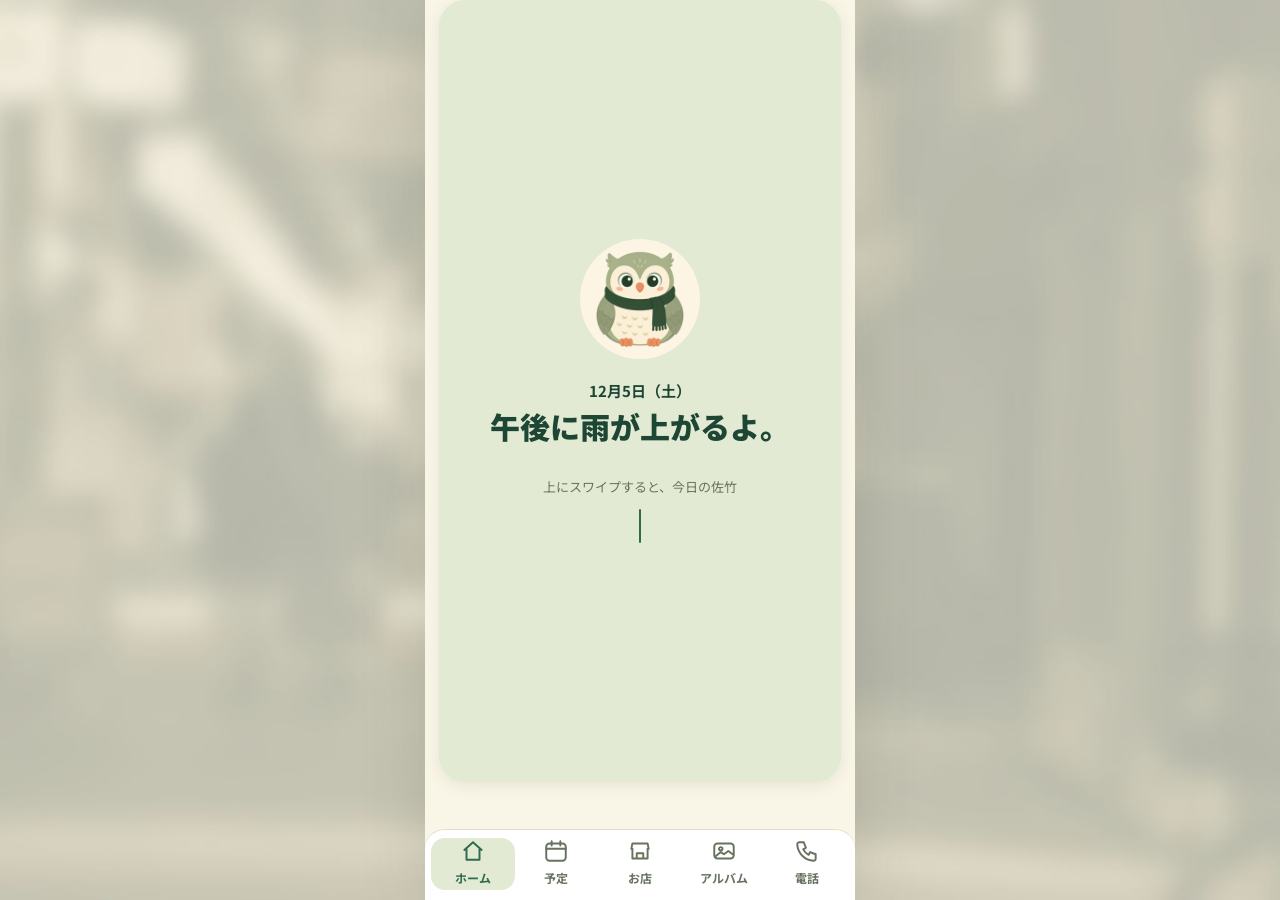
<file: cards/index.html>
<!DOCTYPE html>
<html lang="ja">
<head>
<meta charset="UTF-8">
<meta name="viewport" content="width=device-width, initial-scale=1.0">
<meta name="robots" content="noindex, nofollow">
<title>さたけの回覧板｜カード版</title>
<link rel="preconnect" href="https://fonts.googleapis.com">
<link rel="preconnect" href="https://fonts.gstatic.com" crossorigin>
<link href="https://fonts.googleapis.com/css2?family=Noto+Sans+JP:wght@400;500;700;900&display=swap" rel="stylesheet">
<link rel="stylesheet" href="../css/style.css">
<style>
/* ============ カード版ホーム（C案・1画面1情報） ============ */
body { overflow: hidden; }
.feed-wrap {
  max-width: 430px; margin: 0 auto; height: 100svh;
  background: var(--cream); box-shadow: 0 0 60px rgba(70,80,60,.18);
  position: relative;
}
.feed {
  height: calc(100svh - 84px);
  overflow-y: auto; scroll-snap-type: y mandatory;
  padding: 10px 14px 0; scrollbar-width: none;
}
.feed::-webkit-scrollbar { display: none; }
.fcard {
  height: calc(100svh - 84px - 34px);
  scroll-snap-align: start; scroll-snap-stop: always;
  margin-bottom: 14px; border-radius: 26px; overflow: hidden;
  background: var(--panel); border: 1px solid var(--edge);
  box-shadow: 0 4px 16px rgba(70,80,60,.1);
  display: flex; flex-direction: column; position: relative;
}
.fcard .fc-photo { flex: 1 1 52%; min-height: 0; position: relative; }
.fcard .fc-photo img { width: 100%; height: 100%; object-fit: cover; }
.fcard .fc-photo.contain img { object-fit: contain; background: #fff; }
.fcard .fc-body { flex: 0 0 auto; padding: 18px 22px 20px; display: flex; flex-direction: column; gap: 8px; }
.fc-tag { align-self: flex-start; font-size: 12.5px; font-weight: 700; letter-spacing: .08em; color: #FFFDF4; border-radius: 999px; padding: 3px 13px; }
.fc-tag.t-ad { background: var(--amber-text); }
.fc-tag.t-sns { background: var(--green); }
.fc-tag.t-kairan { background: var(--green-ink); }
.fc-tag.t-dl { background: var(--shu, #C8452C); background: #B93E27; }
.fcard h2 { font-weight: 900; font-size: clamp(21px, 5.8vw, 25px); line-height: 1.5; color: var(--green-ink); }
.fcard p { font-size: 15px; color: var(--sub); line-height: 1.8; }
.fc-meta { font-size: 13px; color: var(--sub); font-weight: 700; }
.fc-meta b { color: var(--green); }
.fc-act { display: flex; gap: 10px; margin-top: 8px; flex-wrap: wrap; }
.fc-act .btn { min-height: 50px; }
/* 表紙 */
.fcard.cover { background: var(--sage); border: none; align-items: center; justify-content: center; text-align: center; padding: 30px; }
.fcard.cover img { width: 120px; height: 120px; border-radius: 50%; margin-bottom: 18px; }
.fcard.cover .c-date { font-weight: 700; color: var(--green-ink); }
.fcard.cover h1 { font-weight: 900; font-size: 30px; color: var(--green-ink); line-height: 1.5; }
.fcard.cover .c-cue { margin-top: 26px; font-size: 13px; color: var(--sub); }
.fcard.cover .c-cue i { display: block; width: 2px; height: 34px; background: var(--green); margin: 10px auto 0; border-radius: 2px; animation: cue2 1.6s ease-in-out infinite; }
@keyframes cue2 { 0%,100% { transform: scaleY(.25); transform-origin: top; } 50% { transform: scaleY(1); } }
/* 締切カード */
.fcard.dl-card { background: var(--green); border: none; color: #FFFDF4; justify-content: center; padding: 30px; }
.fcard.dl-card .fc-tag { background: rgba(255,253,244,.2); }
.fcard.dl-card .big { font-weight: 900; font-size: 96px; line-height: 1.1; color: #FFD9CF; }
.fcard.dl-card .big small { font-size: 24px; margin-left: 4px; }
.fcard.dl-card h2 { color: #FFFDF4; }
.fcard.dl-card p { color: #CFE0D6; }
.fcard.dl-card .btn { background: #FFFDF4; color: var(--green-ink); }
/* 終端カード */
.fcard.end { background: var(--sage); border: none; justify-content: center; text-align: center; padding: 30px; }
.fcard.end h2 { font-size: 26px; }
.fcard.end .btn { align-self: center; }
/* 判子 */
.stamp-btn { background: var(--panel); }
@media (prefers-reduced-motion: reduce) { .fcard.cover .c-cue i { animation: none; } }
</style>
</head>
<body>
<div class="bg-illust" aria-hidden="true"></div>
<div class="feed-wrap">
<div class="feed" id="feed">

  <!-- 1. 表紙 -->
  <section class="fcard cover">
    <img src="../assets/img/owl.png" alt="ふくろうのマーク">
    <p class="c-date" id="helloDate">9月4日（金）</p>
    <h1 id="helloGreet">午後に雨が上がるよ。</h1>
    <p class="c-cue">上にスワイプすると、今日の佐竹<i></i></p>
  </section>

  <!-- 2. 告知（チラシ全面） -->
  <section class="fcard">
    <div class="fc-photo contain"><img src="../assets/img/ad_flea.jpg" alt="フリーマーケット＆ハロウィンストリート 出店者大募集"></div>
    <div class="fc-body">
      <span class="fc-tag t-ad">告知・無料</span>
      <h2>フリマ＆ハロウィン、出店者大募集</h2>
      <div class="fc-act"><a class="btn sub" href="../shinsei.html">出店を申し込む</a><a class="btn line" href="../shinsei.html">告知をのせる</a></div>
    </div>
  </section>

  <!-- 3. SNS -->
  <section class="fcard">
    <div class="fc-photo"><img src="../assets/img/sns_croquette.jpg" alt="揚げたてのコロッケ"></div>
    <div class="fc-body">
      <span class="fc-tag t-sns">お店の投稿</span>
      <p class="fc-meta"><b>30-1</b>・3時間前</p>
      <h2>秋のさつまいもコロッケ、今日からです。夕方は売り切れごめん🍠</h2>
    </div>
  </section>

  <!-- 4. 締切 -->
  <section class="fcard dl-card" data-due="2026-09-19">
    <span class="fc-tag">締切・助成金</span>
    <div class="big"><span>--</span><small>日</small></div>
    <h2>東京都 商店街チャレンジ戦略支援（二次募集）</h2>
    <p>9月19日（土）まで。イベント経費の最大2/3を補助。</p>
    <div class="fc-act"><a class="btn" href="../shinsei.html">相談する</a></div>
  </section>

  <!-- 5. 回覧 -->
  <section class="fcard">
    <div class="fc-photo contain"><img src="../assets/img/ad_banner_contest.jpg" alt="横断幕コンテストのポスター"></div>
    <div class="fc-body" data-kid="k1" data-base="41">
      <span class="fc-tag t-kairan">回覧・組合</span>
      <h2>横断幕コンテスト、応募は9月30日まで</h2>
      <div class="fc-act">
        <button class="stamp-btn" type="button"><span class="s-circle">印</span><span class="s-label">見ました</span></button>
        <span class="k-count fc-meta"></span>
      </div>
    </div>
  </section>

  <!-- 6. SNS -->
  <section class="fcard">
    <div class="fc-photo"><img src="../assets/img/sns_coffee.jpg" alt="アイスラテとコーヒー豆"></div>
    <div class="fc-body">
      <span class="fc-tag t-sns">お店の投稿</span>
      <p class="fc-meta"><b>ベースキャンプコーヒー</b>・昨日</p>
      <h2>新豆エチオピア、焼き上がりました。試飲どうぞ☕</h2>
    </div>
  </section>

  <!-- 7. 回覧（工事） -->
  <section class="fcard">
    <div class="fc-photo"><img src="../assets/img/photo_album2.jpg" alt="アーケードの通り"></div>
    <div class="fc-body" data-kid="k3" data-base="45">
      <span class="fc-tag t-kairan">回覧・工事</span>
      <h2>9月8日（月）、北側入口で水道管の取替工事</h2>
      <p>朝9時〜夕方5時。歩く方は通れます。断水はありません。</p>
      <div class="fc-act">
        <button class="stamp-btn" type="button"><span class="s-circle">印</span><span class="s-label">見ました</span></button>
        <span class="k-count fc-meta"></span>
      </div>
    </div>
  </section>

  <!-- 8. SNS（写真展） -->
  <section class="fcard">
    <div class="fc-photo"><img src="../assets/img/photo_news.jpg" alt="写真展の会場"></div>
    <div class="fc-body">
      <span class="fc-tag t-sns">お店の投稿</span>
      <p class="fc-meta"><b>しろむじ</b>・9月2日</p>
      <h2>昭和40年代の佐竹、正直エモいです。写真展はじまりました📷</h2>
    </div>
  </section>

  <!-- 9. 回覧（祭り） -->
  <section class="fcard">
    <div class="fc-photo"><img src="../assets/img/photo_album1.jpg" alt="よみきかせの会"></div>
    <div class="fc-body" data-kid="k4" data-base="33">
      <span class="fc-tag t-kairan">回覧・組合</span>
      <h2>ふくろう祭り、実行委員会は9月12日（土）19時</h2>
      <p>出店したいお店はこの日までに。昨年のガラポン抽選会は長い列ができました。</p>
      <div class="fc-act">
        <button class="stamp-btn" type="button"><span class="s-circle">印</span><span class="s-label">見ました</span></button>
        <span class="k-count fc-meta"></span>
      </div>
    </div>
  </section>

  <!-- 10. 締切2 -->
  <section class="fcard dl-card" data-due="2026-09-30" style="background:var(--green-ink)">
    <span class="fc-tag">締切・コンテスト</span>
    <div class="big"><span>--</span><small>日</small></div>
    <h2>横断幕コンテスト 作品応募</h2>
    <p>9月30日（水）まで。入賞作はアーケードに1年間。</p>
    <div class="fc-act"><a class="btn" href="../shinsei.html">応募する</a></div>
  </section>

  <!-- 11. アルバム -->
  <section class="fcard">
    <div class="fc-photo"><img src="../assets/img/photo_album3.jpg" alt="昭和11年の佐竹通り"></div>
    <div class="fc-body">
      <span class="fc-tag t-sns">みんなのアルバム</span>
      <h2>昭和11年の佐竹通り。いまと同じ場所です</h2>
      <div class="fc-act"><a class="btn sub" href="../album.html">アルバムを見る・コメントする</a></div>
    </div>
  </section>

  <!-- 12. 終端 -->
  <section class="fcard end">
    <span class="fc-tag t-ad" style="align-self:center">告知・無料</span>
    <h2>商店街に告知しませんか</h2>
    <p>お店のお知らせ・イベント・求人。<br>商店街のお店・町会なら、どなたでも無料です。</p>
    <div class="fc-act" style="justify-content:center"><a class="btn" href="../shinsei.html">告知をのせる</a></div>
    <p style="margin-top:18px;font-size:12px">カード版デモ（C案）｜<a href="../index.html">一覧版ホームへ</a></p>
  </section>

</div>

<nav class="tabbar" aria-label="メニュー" style="max-width:430px">
  <a href="index.html" class="on"><svg viewBox="0 0 24 24" fill="none" stroke="currentColor" stroke-width="1.8" stroke-linecap="round" stroke-linejoin="round"><path d="M4 11 12 4l8 7M6 10v10h12V10"/></svg>ホーム</a>
  <a href="list.html#calendar"><svg viewBox="0 0 24 24" fill="none" stroke="currentColor" stroke-width="1.8" stroke-linecap="round"><rect x="3" y="5" width="18" height="16" rx="3"/><path d="M8 3v4M16 3v4M3 10h18"/></svg>予定</a>
  <a href="list.html#mise"><svg viewBox="0 0 24 24" fill="none" stroke="currentColor" stroke-width="1.8" stroke-linecap="round" stroke-linejoin="round"><path d="M4 10 5 5h14l1 5M5 10v9h14v-9M9 19v-5h6v5"/></svg>お店</a>
  <a href="../album.html"><svg viewBox="0 0 24 24" fill="none" stroke="currentColor" stroke-width="1.8" stroke-linecap="round" stroke-linejoin="round"><rect x="3" y="5" width="18" height="14" rx="3"/><circle cx="9" cy="10" r="1.6"/><path d="m4 17 5-4 3 2 4-3 4 3"/></svg>アルバム</a>
  <a href="list.html#tel"><svg viewBox="0 0 24 24" fill="none" stroke="currentColor" stroke-width="1.8" stroke-linecap="round" stroke-linejoin="round"><path d="M5 4h4l2 5-2.5 1.5a12 12 0 0 0 5 5L15 13l5 2v4a2 2 0 0 1-2 2A16 16 0 0 1 3 6a2 2 0 0 1 2-2"/></svg>電話</a>
</nav>
</div>

<script>
/* カード版ホーム: 日付・締切・判子（一覧版とlocalStorage共有） */
(function () {
  var now = new Date();
  var wd = ['日', '月', '火', '水', '木', '金', '土'];
  document.getElementById('helloDate').textContent =
    (now.getMonth() + 1) + '月' + now.getDate() + '日（' + wd[now.getDay()] + '）';

  var today = new Date(); today.setHours(0, 0, 0, 0);
  document.querySelectorAll('.fcard[data-due]').forEach(function (el) {
    var due = new Date(el.getAttribute('data-due') + 'T00:00:00');
    var days = Math.round((due - today) / 86400000);
    el.querySelector('.big span').textContent = days >= 0 ? 'あと' + days : '済';
  });

  var TOTAL = 53;
  document.querySelectorAll('[data-kid]').forEach(function (card) {
    var kid = card.getAttribute('data-kid');
    var base = parseInt(card.getAttribute('data-base'), 10) || 0;
    var btn = card.querySelector('.stamp-btn');
    var count = card.querySelector('.k-count');
    function draw() {
      var stamped = localStorage.getItem('satake-stamp-' + kid) === '1';
      btn.classList.toggle('stamped', stamped);
      btn.querySelector('.s-label').textContent = stamped ? '見ました' : '見ました を押す';
      count.textContent = TOTAL + '店中 ' + (base + (stamped ? 1 : 0)) + '店が確認';
    }
    btn.addEventListener('click', function () {
      var v = localStorage.getItem('satake-stamp-' + kid) === '1';
      localStorage.setItem('satake-stamp-' + kid, v ? '0' : '1');
      draw();
    });
    draw();
  });
})();
</script>
</body>
</html>
</file>
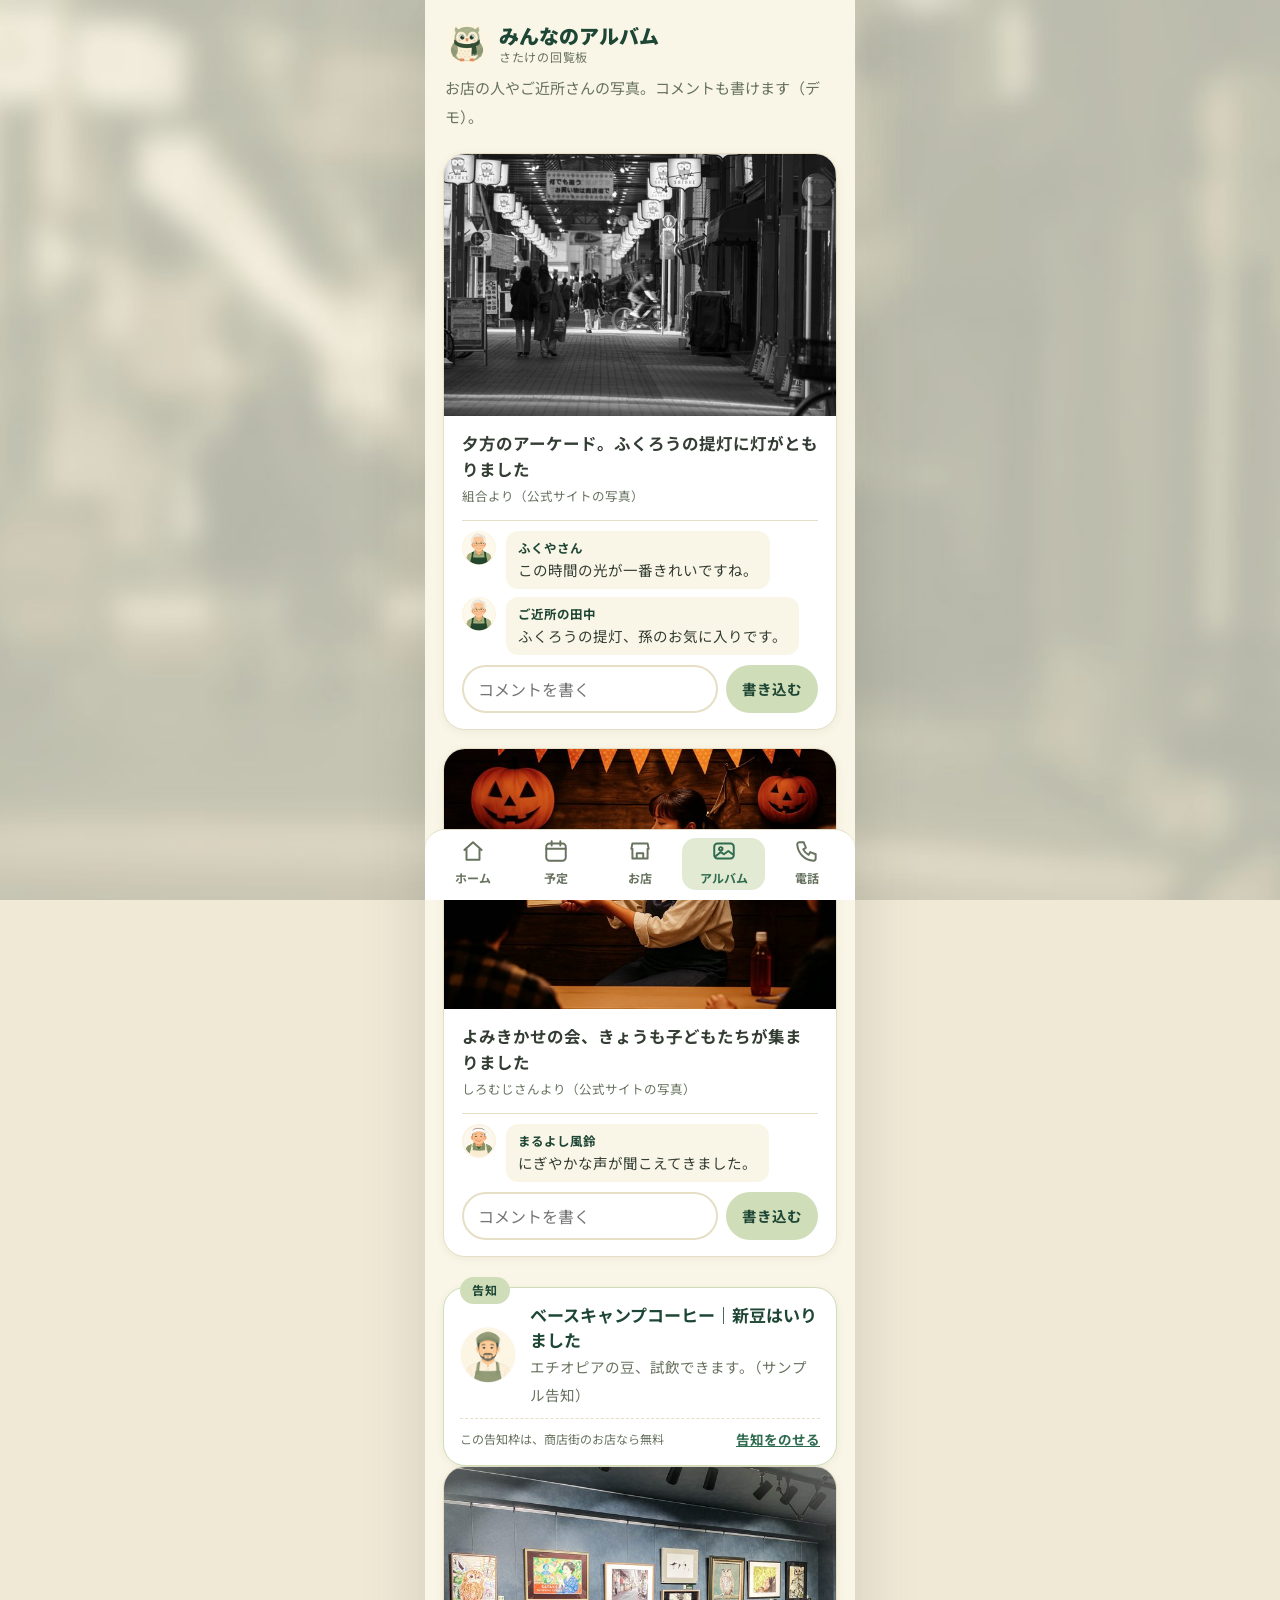
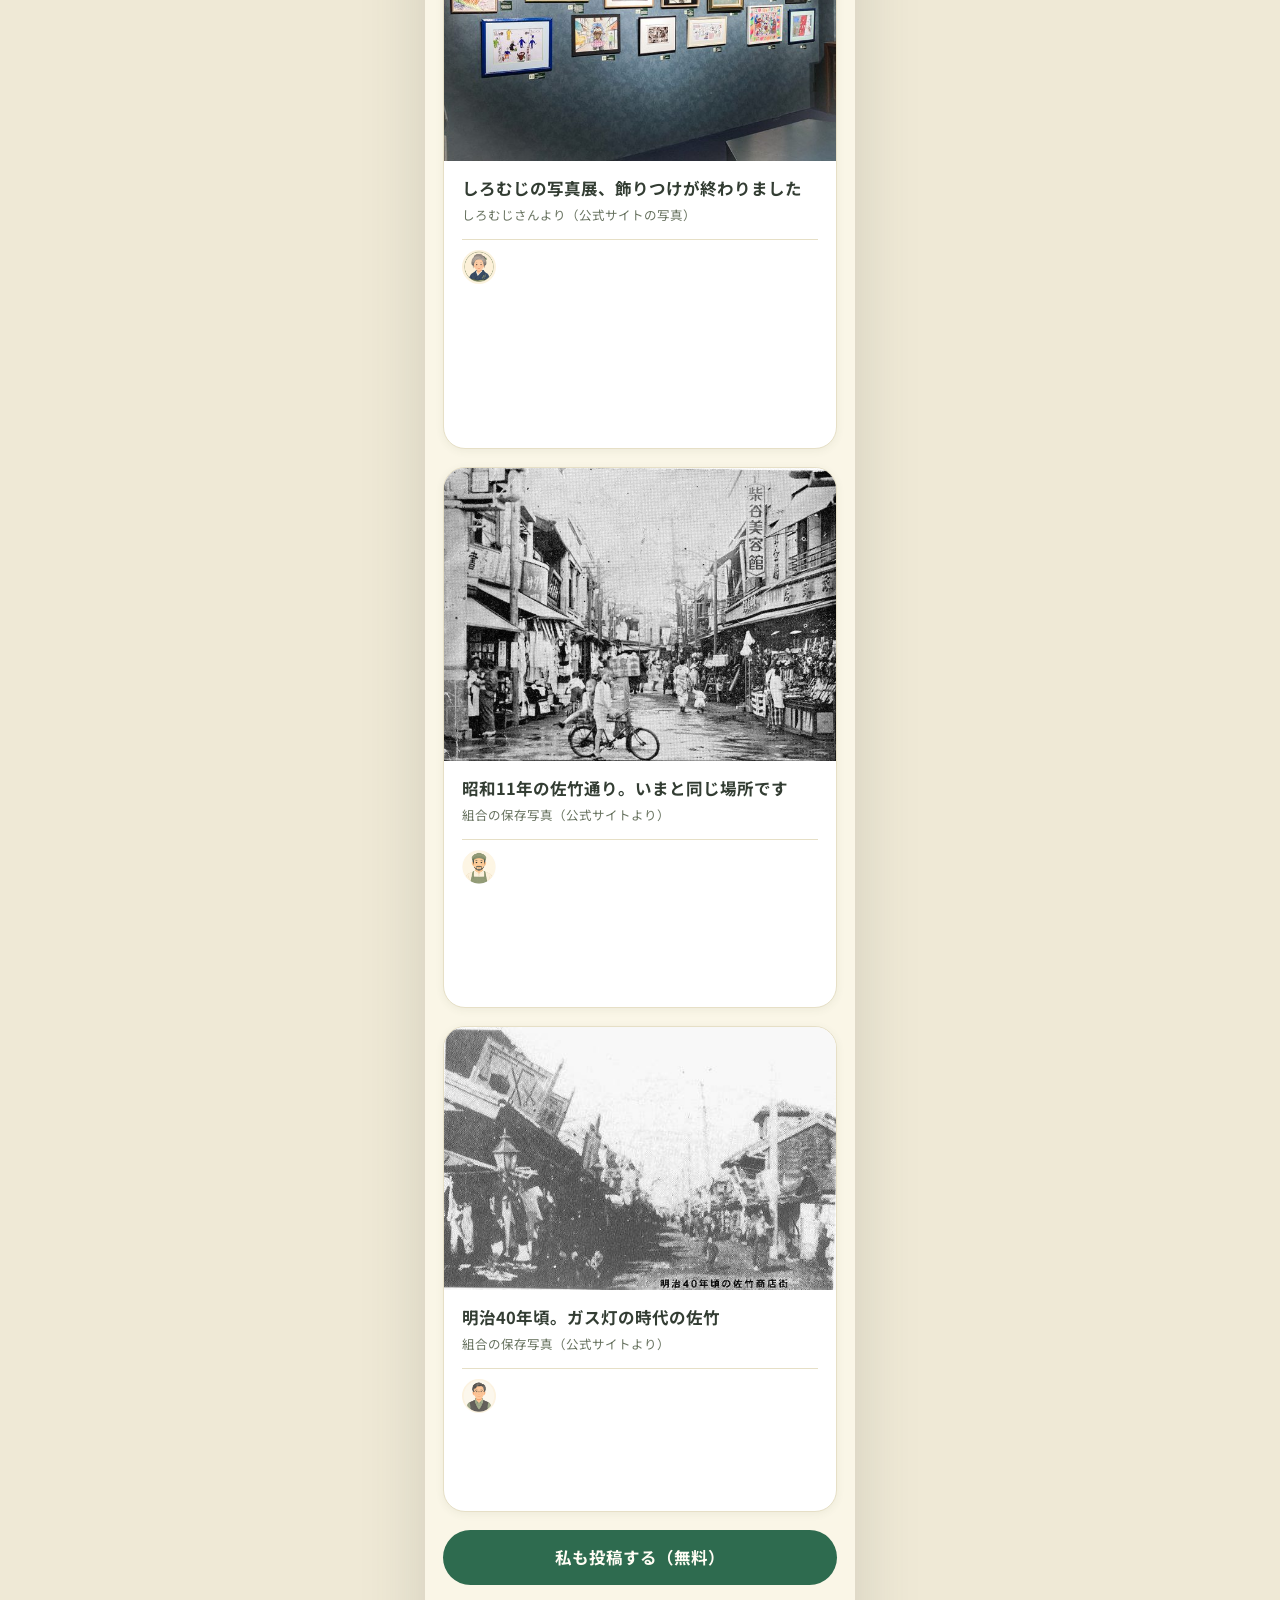
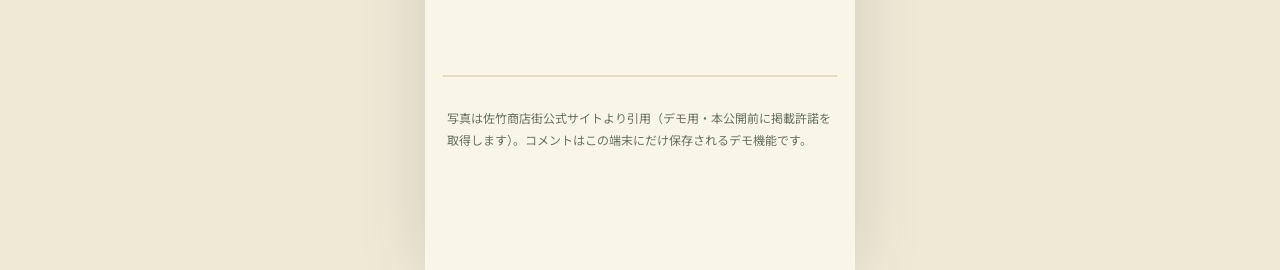
<file: album.html>
<!DOCTYPE html>
<html lang="ja">
<head>
<meta charset="UTF-8">
<meta name="viewport" content="width=device-width, initial-scale=1.0">
<meta name="robots" content="noindex, nofollow">
<title>みんなのアルバム｜さたけの回覧板</title>
<link rel="preconnect" href="https://fonts.googleapis.com">
<link rel="preconnect" href="https://fonts.gstatic.com" crossorigin>
<link href="https://fonts.googleapis.com/css2?family=Noto+Sans+JP:wght@400;500;700;900&display=swap" rel="stylesheet">
<link rel="stylesheet" href="css/style.css">
</head>
<body>
<div class="bg-illust" aria-hidden="true"></div>
<div class="app">

  <header class="head">
    <img src="assets/img/owl.png" alt="">
    <div class="t">みんなのアルバム<small>さたけの回覧板</small></div>
  </header>
  <p class="sec-lead">お店の人やご近所さんの写真。コメントも書けます（デモ）。</p>

  <article class="ph-card" data-pid="p1">
    <img src="assets/img/photo_album2.jpg" alt="夜のアーケード。ふくろうの提灯が並ぶ">
    <div class="ph-body">
      <div class="ph-cap">夕方のアーケード。ふくろうの提灯に灯がともりました</div>
      <div class="ph-src">組合より（公式サイトの写真）</div>
      <div class="ph-com"></div>
    </div>
  </article>

  <article class="ph-card" data-pid="p2">
    <img src="assets/img/photo_album1.jpg" alt="絵本のよみきかせのようす">
    <div class="ph-body">
      <div class="ph-cap">よみきかせの会、きょうも子どもたちが集まりました</div>
      <div class="ph-src">しろむじさんより（公式サイトの写真）</div>
      <div class="ph-com"></div>
    </div>
  </article>

  <div class="ad-card">
    <span class="ad-chip">告知</span>
    <div class="a-body">
      <img class="a-face" src="assets/img/face3.png" alt="">
      <div><h3>ベースキャンプコーヒー｜新豆はいりました</h3>
      <p>エチオピアの豆、試飲できます。（サンプル告知）</p></div>
    </div>
    <div class="ad-note"><span>この告知枠は、商店街のお店なら無料</span><a href="shinsei.html">告知をのせる</a></div>
  </div>

  <article class="ph-card" data-pid="p3">
    <img src="assets/img/photo_album5.jpg" alt="写真展の会場のようす">
    <div class="ph-body">
      <div class="ph-cap">しろむじの写真展、飾りつけが終わりました</div>
      <div class="ph-src">しろむじさんより（公式サイトの写真）</div>
      <div class="ph-com"></div>
    </div>
  </article>

  <article class="ph-card" data-pid="p4">
    <img src="assets/img/photo_album3.jpg" alt="昭和11年の佐竹通り">
    <div class="ph-body">
      <div class="ph-cap">昭和11年の佐竹通り。いまと同じ場所です</div>
      <div class="ph-src">組合の保存写真（公式サイトより）</div>
      <div class="ph-com"></div>
    </div>
  </article>

  <article class="ph-card" data-pid="p5">
    <img src="assets/img/photo_album4.jpg" alt="明治40年頃の佐竹商店街">
    <div class="ph-body">
      <div class="ph-cap">明治40年頃。ガス灯の時代の佐竹</div>
      <div class="ph-src">組合の保存写真（公式サイトより）</div>
      <div class="ph-com"></div>
    </div>
  </article>

  <a class="btn wide" href="shinsei.html">私も投稿する（無料）</a>

  <footer class="foot">
    <small>写真は佐竹商店街公式サイトより引用（デモ用・本公開前に掲載許諾を取得します）。コメントはこの端末にだけ保存されるデモ機能です。</small>
  </footer>
</div>

<nav class="tabbar" aria-label="メニュー">
  <a href="index.html"><svg viewBox="0 0 24 24" fill="none" stroke="currentColor" stroke-width="1.8" stroke-linecap="round" stroke-linejoin="round"><path d="M4 11 12 4l8 7M6 10v10h12V10"/></svg>ホーム</a>
  <a href="index.html#calendar"><svg viewBox="0 0 24 24" fill="none" stroke="currentColor" stroke-width="1.8" stroke-linecap="round"><rect x="3" y="5" width="18" height="16" rx="3"/><path d="M8 3v4M16 3v4M3 10h18"/></svg>予定</a>
  <a href="index.html#mise"><svg viewBox="0 0 24 24" fill="none" stroke="currentColor" stroke-width="1.8" stroke-linecap="round" stroke-linejoin="round"><path d="M4 10 5 5h14l1 5M5 10v9h14v-9M9 19v-5h6v5"/></svg>お店</a>
  <a href="album.html" class="on"><svg viewBox="0 0 24 24" fill="none" stroke="currentColor" stroke-width="1.8" stroke-linecap="round" stroke-linejoin="round"><rect x="3" y="5" width="18" height="14" rx="3"/><circle cx="9" cy="10" r="1.6"/><path d="m4 17 5-4 3 2 4-3 4 3"/></svg>アルバム</a>
  <a href="index.html#tel"><svg viewBox="0 0 24 24" fill="none" stroke="currentColor" stroke-width="1.8" stroke-linecap="round" stroke-linejoin="round"><path d="M5 4h4l2 5-2.5 1.5a12 12 0 0 0 5 5L15 13l5 2v4a2 2 0 0 1-2 2A16 16 0 0 1 3 6a2 2 0 0 1 2-2"/></svg>電話</a>
</nav>

<script>
/* コメント（サンプル＋この端末に保存するデモ） */
(function () {
  var SAMPLE = {
    p1: [['ふくやさん', 'この時間の光が一番きれいですね。'], ['ご近所の田中', 'ふくろうの提灯、孫のお気に入りです。']],
    p2: [['まるよし風鈴', 'にぎやかな声が聞こえてきました。']],
    p3: [['オオミナト', '昭和の佐竹、なつかしい。見に行きます。'], ['こまどり洋品店', '搬入おつかれさまでした。']],
    p4: [['トラヤ文具店', 'うちの店の場所、この頃は何だったんだろう。']],
    p5: [['ご近所の佐藤', 'ガス灯の写真、初めて見ました。']]
  };
  var FACES = [1, 2, 3, 4, 5, 6, 7, 8];
  function faceFor(name) {
    var n = 0; for (var i = 0; i < name.length; i++) n += name.charCodeAt(i);
    return FACES[n % FACES.length];
  }
  document.querySelectorAll('.ph-card').forEach(function (card) {
    var pid = card.getAttribute('data-pid');
    var box = card.querySelector('.ph-com');
    function load() {
      var mine = [];
      try { mine = JSON.parse(localStorage.getItem('satake-com-' + pid) || '[]'); } catch (e) {}
      var all = (SAMPLE[pid] || []).concat(mine);
      box.innerHTML = all.map(function (c) {
        return '<div class="c-item"><img src="assets/img/face' + faceFor(c[0]) + '.png" alt="">' +
          '<div class="c-body"><b>' + c[0] + '</b>' + c[1] + '</div></div>';
      }).join('') +
      '<form class="c-form"><input type="text" placeholder="コメントを書く" aria-label="コメントを書く"><button class="btn sub" type="submit">書き込む</button></form>';
      box.querySelector('.c-form').addEventListener('submit', function (e) {
        e.preventDefault();
        var v = box.querySelector('input').value.trim();
        if (!v) return;
        var mine2 = [];
        try { mine2 = JSON.parse(localStorage.getItem('satake-com-' + pid) || '[]'); } catch (e2) {}
        mine2.push(['わたし', v]);
        localStorage.setItem('satake-com-' + pid, JSON.stringify(mine2));
        load();
      });
    }
    load();
  });
})();
</script>
</body>
</html>
</file>
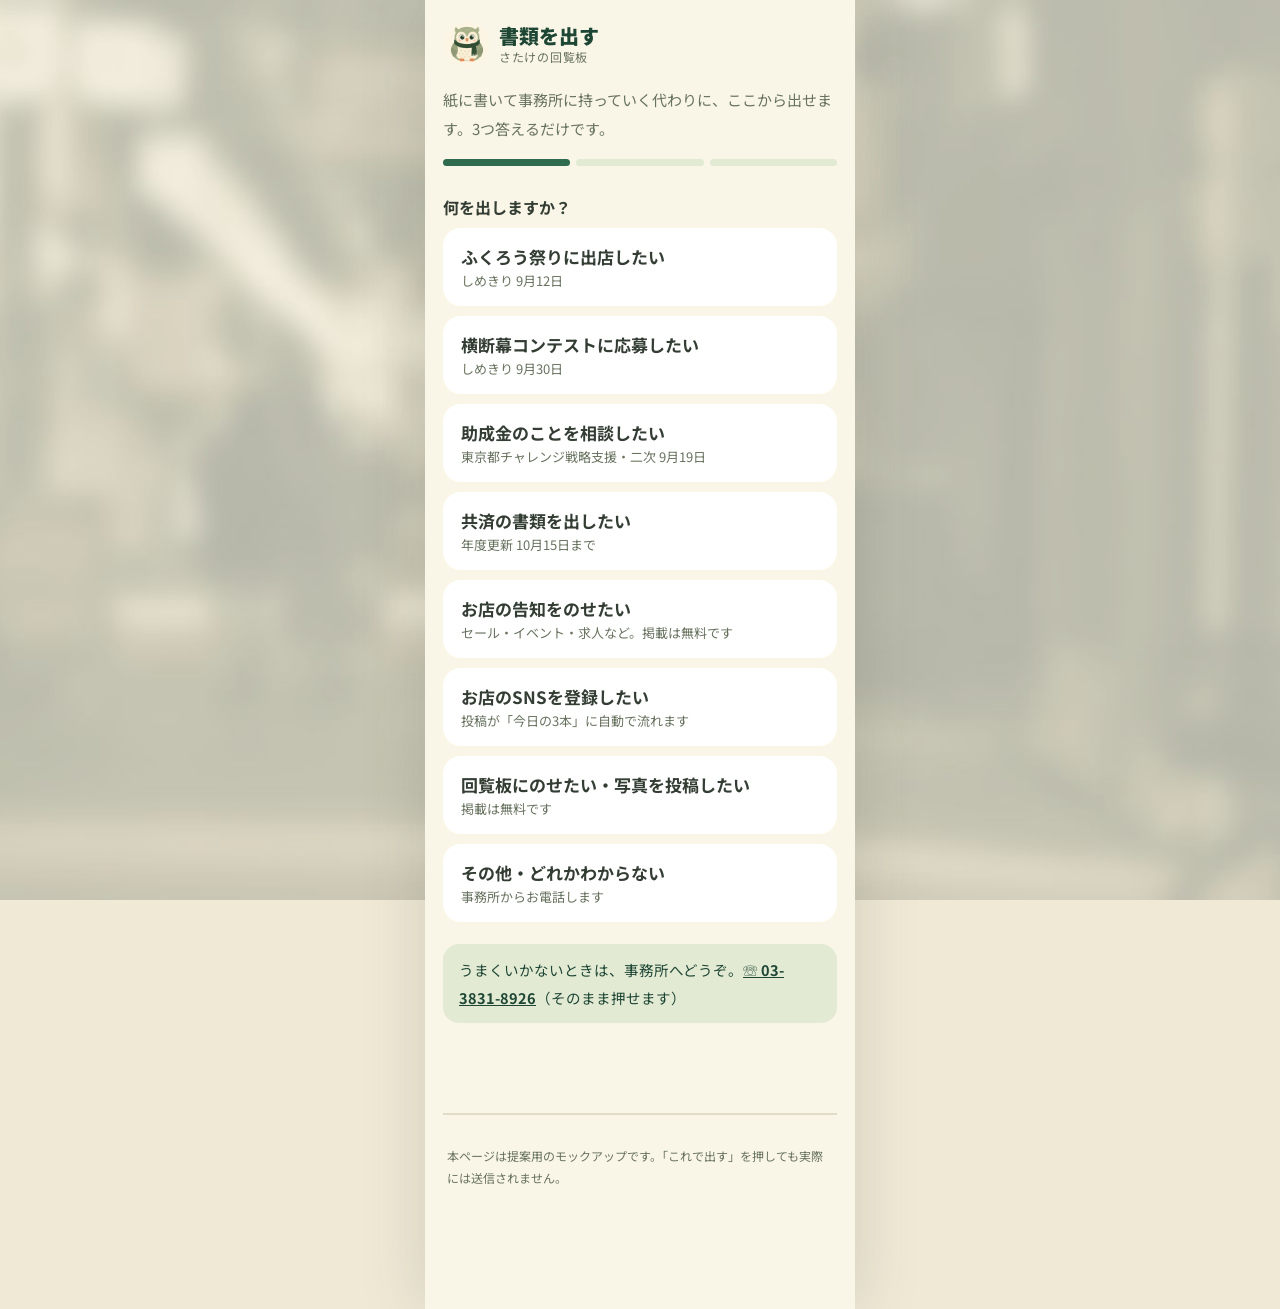
<file: shinsei.html>
<!DOCTYPE html>
<html lang="ja">
<head>
<meta charset="UTF-8">
<meta name="viewport" content="width=device-width, initial-scale=1.0">
<meta name="robots" content="noindex, nofollow">
<title>書類をだす｜さたけの回覧板</title>
<link href="https://fonts.googleapis.com/css2?family=Noto+Sans+JP:wght@400;500;700;900&display=swap" rel="stylesheet">
<link rel="stylesheet" href="css/style.css">
<style>
  .steps { display: flex; gap: 6px; margin: 16px 0 26px; }
  .steps i { flex: 1; height: 7px; border-radius: 4px; background: var(--sage); }
  .steps i.on { background: var(--green); }
  .fw h1 { font-family: var(--disp); font-weight: 700; font-size: 25px; color: var(--green-ink); }
  .fw .lead { color: var(--sub); font-size: 15px; margin-top: 4px; }
  .step { display: none; margin-top: 8px; }
  .step.on { display: block; }
  .pick { display: flex; flex-direction: column; gap: 10px; }
  .pick button {
    font-family: inherit; font-size: 17px; font-weight: 700; text-align: left;
    background: var(--panel); color: var(--ink); border: none; border-radius: 18px;
    padding: 16px 18px; cursor: pointer; min-height: 60px; display: flex; flex-direction: column; align-items: flex-start; gap: 2px;
    transition: transform .15s;
  }
  .pick button:active { transform: scale(.985); }
  .pick button small { display: block; font-weight: 400; font-size: 13px; color: var(--sub); }
  label.fl { display: block; font-weight: 700; margin: 18px 0 6px; font-size: 16px; }
  .fi { width: 100%; font-family: inherit; font-size: 17px; padding: 14px 16px; border: 2px solid var(--line); border-radius: 16px; background: var(--panel); }
  .fi:focus { border-color: var(--green); outline: none; }
  textarea.fi { min-height: 110px; }
  .form-nav { display: flex; gap: 10px; margin-top: 26px; }
  .help-box { margin-top: 22px; background: var(--sage); border-radius: 16px; padding: 12px 16px; font-size: 14.5px; color: var(--green-ink); }
  .help-box a { font-weight: 700; }
  .done { text-align: center; padding-top: 16px; }
  .done img { width: 96px; height: 96px; border-radius: 50%; margin: 0 auto 14px; }
  .done h2 { font-family: var(--disp); font-weight: 700; font-size: 23px; color: var(--green-ink); }
  .done p { color: var(--sub); margin-top: 10px; font-size: 15.5px; }
</style>
</head>
<body>
<div class="bg-illust" aria-hidden="true"></div>
<div class="app fw">
  <header class="head">
    <img src="assets/img/owl.png" alt="">
    <div class="t">書類を出す<small>さたけの回覧板</small></div>
  </header>
  <p class="lead">紙に書いて事務所に持っていく代わりに、ここから出せます。3つ答えるだけです。</p>
  <div class="steps"><i class="on" id="s1"></i><i id="s2"></i><i id="s3"></i></div>

  <div class="step on" id="step1">
    <label class="fl">何を出しますか？</label>
    <div class="pick">
      <button onclick="pick('ふくろう祭り 出店申込')">ふくろう祭りに出店したい<small>しめきり 9月12日</small></button>
      <button onclick="pick('横断幕コンテスト 応募')">横断幕コンテストに応募したい<small>しめきり 9月30日</small></button>
      <button onclick="pick('助成金の申請そうだん')">助成金のことを相談したい<small>東京都チャレンジ戦略支援・二次 9月19日</small></button>
      <button onclick="pick('商店街共済の書類')">共済の書類を出したい<small>年度更新 10月15日まで</small></button>
      <button onclick="pick('お店の告知')">お店の告知をのせたい<small>セール・イベント・求人など。掲載は無料です</small></button>
      <button onclick="pick('SNS登録')">お店のSNSを登録したい<small>投稿が「今日の3本」に自動で流れます</small></button>
      <button onclick="pick('回覧板・アルバムへの掲載')">回覧板にのせたい・写真を投稿したい<small>掲載は無料です</small></button>
      <button onclick="pick('その他')">その他・どれかわからない<small>事務所からお電話します</small></button>
    </div>
    <div class="help-box">うまくいかないときは、事務所へどうぞ。<a href="tel:0338318926">☏ 03-3831-8926</a>（そのまま押せます）</div>
  </div>

  <div class="step" id="step2">
    <p style="font-family:var(--disp);font-weight:700;color:var(--green-ink);font-size:18px" id="picked"></p>
    <label class="fl" for="fName">お店・お名前</label>
    <input class="fi" id="fName" type="text" placeholder="例：ふくや 田中">
    <label class="fl" for="fTel">電話番号</label>
    <input class="fi" id="fTel" type="tel" placeholder="例：03-1234-5678">
    <label class="fl" for="fBody">内容（かんたんで大丈夫です）</label>
    <textarea class="fi" id="fBody" placeholder="例：からあげの屋台を出したい。テント1つ希望。"></textarea>
    <div class="form-nav">
      <button class="btn sub" onclick="go(1)">← 戻る</button>
      <button class="btn" style="flex:1" onclick="go(3)">これで出す</button>
    </div>
    <div class="help-box">うまくいかないときは、事務所へどうぞ。<a href="tel:0338318926">☏ 03-3831-8926</a></div>
  </div>

  <div class="step" id="step3">
    <div class="done">
      <img src="assets/img/owl.png" alt="">
      <h2>受け付けました</h2>
      <p>組合事務所で確認して、2〜3日のうちにお電話します。<br>控えは要りません。このままお店に戻って大丈夫です。</p>
      <p style="margin-top:20px"><a class="btn" href="index.html">回覧板に戻る</a></p>
    </div>
  </div>

  <footer class="foot"><small>本ページは提案用のモックアップです。「これで出す」を押しても実際には送信されません。</small></footer>
</div>
<script>
  function show(n) {
    for (var i = 1; i <= 3; i++) {
      document.getElementById('step' + i).classList.toggle('on', i === n);
      document.getElementById('s' + i).classList.toggle('on', i <= n);
    }
    window.scrollTo(0, 0);
  }
  function pick(what) { document.getElementById('picked').textContent = '「' + what + '」ですね。'; show(2); }
  function go(n) { show(n); }
</script>
</body>
</html>
</file>
<file: css/style.css>
/* ================================================================
   さたけの回覧板 v2 — 佐竹商店街ポータル モックアップ
   スマホネイティブ1カラム（PCも同じ幅・背景はイラスト）
   参照: ケアアプリUI（クリーム×セージ×深緑・角丸・フラットイラスト）
   ================================================================ */
:root {
  --cream: #FAF6E7;      /* 画面の地 */
  --panel: #FFFFFF;      /* 明るいカード（白・境界を立てる） */
  --edge: #E6DFC6;       /* カードの縁 */
  --sage: #E3EAD3;       /* 淡い緑パネル */
  --sage-deep: #CFDDB9;
  --green: #2E6B4F;      /* 主色 */
  --green-ink: #1E4635;
  --ink: #333D33;        /* 本文 */
  --sub: #67725F;        /* 補助文字 */
  --line: #E2DCC6;
  --amber: #C97A4A;      /* 〆切の暖アクセント（1点・面用） */
  --amber-text: #A85A2E; /* 文字用アンバー（4.5:1確保） */
  --ai: #4A6FA5;         /* 区・自治体 */
  --r: 22px;
  --disp: "Noto Sans JP", sans-serif;
}
* { margin: 0; padding: 0; box-sizing: border-box; }
html { scroll-behavior: smooth; }
body {
  font-family: "Noto Sans JP", "Hiragino Sans", sans-serif;
  font-size: 17.5px; line-height: 1.9; color: var(--ink);
  background: #EFE9D6;
  -webkit-font-smoothing: antialiased;
}
/* PC: 街の淡いイラストを背景に敷く */
.bg-illust {
  position: fixed; inset: 0; z-index: -1;
  background: url("../assets/img/photo_bg.jpg") center / cover no-repeat #EFE9D6;
}
.bg-illust::after { content: ""; position: absolute; inset: 0; background: rgba(250,246,231,.25); }

img { max-width: 100%; display: block; }
a { color: inherit; }
:focus-visible { outline: 3px solid var(--green); outline-offset: 3px; border-radius: 6px; }

/* ---------------- アプリの器（1カラム） ---------------- */
.app {
  max-width: 430px; margin: 0 auto; min-height: 100svh;
  background: var(--cream);
  box-shadow: 0 0 60px rgba(70, 80, 60, .18);
  padding: 18px 18px 110px;
  position: relative;
}
@media (max-width: 430px) { .app { box-shadow: none; } }

/* ---------------- ローディング（1日1回・1秒） ---------------- */
#loader {
  position: fixed; inset: 0; z-index: 100; background: var(--cream);
  display: flex; flex-direction: column; align-items: center; justify-content: center;
  gap: 18px; padding: 24px; text-align: center;
  transition: opacity .5s ease, visibility .5s;
}
#loader.done { opacity: 0; visibility: hidden; }
#loader img { width: 110px; height: 110px; border-radius: 50%; }
#loader .l-slogan { font-family: var(--disp); font-weight: 700; font-size: 24px; line-height: 1.6; color: var(--green-ink); }
#loader .l-sub { font-size: 15px; color: var(--sub); max-width: 300px; }

/* ---------------- ヘッダー ---------------- */
.head { display: flex; align-items: center; gap: 10px; padding: 4px 2px 16px; }
.head img { width: 44px; height: 44px; border-radius: 50%; }
.head .t { font-family: var(--disp); font-weight: 900; font-size: 20px; color: var(--green-ink); line-height: 1.3; }
.head .t small { display: block; font-size: 12px; color: var(--sub); font-weight: 400; letter-spacing: .06em; }

/* ---------------- あいさつカード ---------------- */
.hello {
  background: var(--sage); border-radius: var(--r); padding: 22px 24px; margin-bottom: 18px;
}
.hello .h-day { font-size: 14.5px; color: var(--green-ink); font-weight: 700; letter-spacing: .04em; }
.hello h1 { font-family: var(--disp); font-weight: 900; font-size: 26px; color: var(--green-ink); line-height: 1.5; margin: 2px 0 8px; }
.hello .h-kotoba { font-size: 16px; color: var(--ink); background: var(--panel); border: 1px solid var(--edge); border-radius: 14px; padding: 10px 14px; }
.hello .h-kotoba b { color: var(--green); }

/* ヒーローイラスト */
.hero-illust { border-radius: var(--r); overflow: hidden; margin-bottom: 14px; }
.hero-illust img { width: 100%; aspect-ratio: 4/3; object-fit: cover; }

/* ---------------- 共通 ---------------- */
section { margin: 84px 0; }
.sec-head { display: flex; align-items: center; gap: 10px; margin-bottom: 16px; padding: 0 2px; }
.sec-head .ico { width: 34px; height: 34px; flex: none; color: var(--green); }
.sec-head h2 { font-family: var(--disp); font-weight: 900; font-size: 22px; color: var(--green-ink); letter-spacing: .02em; }
.sec-head .more { margin-left: auto; font-size: 14px; color: var(--sub); text-decoration: none; }
.sec-lead { font-size: 15px; color: var(--sub); margin: -8px 2px 22px; }

.card { background: var(--panel); border-radius: var(--r); padding: 18px 20px; border: 1px solid var(--edge); box-shadow: 0 2px 8px rgba(70,80,60,.07); }
.card + .card { margin-top: 12px; }

.btn {
  display: inline-flex; align-items: center; justify-content: center; gap: 8px;
  min-height: 52px; padding: 12px 24px; border-radius: 999px;
  font-family: var(--disp); font-weight: 700; font-size: 16.5px; text-decoration: none;
  cursor: pointer; border: none; background: var(--green); color: #FFFDF4;
  transition: transform .15s, filter .2s;
}
.btn:hover { filter: brightness(1.08); }
.btn:active { transform: translateY(2px); }
.btn.sub { background: var(--sage-deep); color: var(--green-ink); }
.btn.line { background: transparent; border: 2px solid var(--green); color: var(--green); }
.btn.wide { width: 100%; }

.chip { font-size: 13px; font-weight: 700; padding: 3px 12px; border-radius: 999px; color: #FFFDF4; letter-spacing: .04em; }
.chip.c-kumiai { background: var(--green); }
.chip.c-ku { background: var(--ai); }
.chip.c-kouji { background: #8A6220; }
.chip.c-mise { background: var(--amber-text); }

/* ---------------- AIニュース ---------------- */
.news .n-item {
  display: grid; grid-template-columns: 86px 1fr; gap: 14px; align-items: center;
  background: var(--panel); border-radius: 18px; padding: 12px; text-decoration: none;
  border: 1px solid var(--edge); box-shadow: 0 2px 8px rgba(70,80,60,.07);
}

.news .n-item + .n-item { margin-top: 10px; }
.news .n-item img { width: 86px; height: 86px; object-fit: cover; border-radius: 14px; }
.news .n-meta { font-size: 12.5px; color: var(--sub); display: flex; gap: 8px; align-items: center; margin-bottom: 2px; }
.news .n-meta .tag { color: var(--green); font-weight: 700; }
.news h3 { font-size: 16.5px; line-height: 1.55; font-weight: 700; }

/* ---------------- しめきり ---------------- */
.deadline-scroll { display: flex; gap: 12px; overflow-x: auto; padding: 2px 2px 8px; scroll-snap-type: x mandatory; }
.deadline-scroll::-webkit-scrollbar { display: none; }
.dl {
  flex: 0 0 236px; scroll-snap-align: start;
  background: var(--green); color: #FFFDF4; border-radius: var(--r); padding: 18px 20px;
  display: flex; flex-direction: column; gap: 6px;
}
.dl.alt { background: var(--green-ink); }
.dl.ad { background: var(--panel); color: var(--ink); border: 1.5px solid var(--sage-deep); }
.dl.ad .d-tag { border-color: var(--sage-deep); color: var(--green-ink); }
.dl.ad .d-num { color: var(--green-ink); font-size: 40px; padding: 6px 0; }
.dl.ad .d-num span { font-family: var(--disp); font-weight: 900; }
.dl.ad h3 { color: var(--green-ink); }
.dl.ad .d-date { color: var(--sub); }
.dl.ad .btn { background: var(--sage-deep); color: var(--green-ink); }
.dl .d-num { font-family: var(--disp); font-weight: 900; font-size: 54px; line-height: 1.1; }
.dl .d-num small { font-size: 16px; font-weight: 700; margin-left: 2px; }
.dl .d-tag { align-self: flex-start; font-size: 12px; border: 1.5px solid rgba(255,253,244,.7); border-radius: 999px; padding: 1px 10px; }
.dl h3 { font-size: 16px; line-height: 1.55; font-weight: 700; flex: 1; }
.dl .d-date { font-size: 13.5px; opacity: .95; }
.dl .btn { background: #FFFDF4; color: var(--green-ink); min-height: 46px; margin-top: 8px; font-size: 15px; }

/* ---------------- 回覧板 ---------------- */
.kairan .card h3 { font-family: var(--disp); font-weight: 700; font-size: 18.5px; line-height: 1.6; margin: 6px 0 4px; color: var(--green-ink); }
.kairan .k-meta { display: flex; gap: 10px; align-items: center; }
.kairan time { font-size: 13.5px; font-weight: 700; color: var(--sub); }
.kairan p { font-size: 15.5px; color: var(--ink); }
.kairan .k-act { display: flex; gap: 10px; align-items: center; margin-top: 12px; flex-wrap: wrap; }
.stamp-btn {
  display: inline-flex; align-items: center; gap: 8px; cursor: pointer;
  border: 2px solid var(--green); background: transparent; color: var(--green);
  border-radius: 999px; min-height: 48px; padding: 8px 18px;
  font-family: var(--disp); font-weight: 700; font-size: 15.5px;
}
.stamp-btn .s-circle {
  width: 26px; height: 26px; border-radius: 50%; border: 2px solid currentColor;
  display: inline-flex; align-items: center; justify-content: center; font-size: 12px;
}
.stamp-btn.stamped { background: var(--green); color: #FFFDF4; border-color: var(--green); }
.k-count { font-size: 13.5px; color: var(--sub); }
.k-past { text-align: center; margin-top: 14px; }

/* ---------------- おみせ ---------------- */
.mise-search {
  width: 100%; font-size: 17px; font-family: inherit; padding: 14px 18px;
  border: 2px solid var(--line); border-radius: 999px; background: var(--panel); margin-bottom: 12px;
}
.mise-search:focus { border-color: var(--green); outline: none; }
.mise-filter { display: flex; gap: 8px; flex-wrap: wrap; margin-bottom: 6px; }
.f-btn {
  font-family: var(--disp); font-weight: 700; font-size: 15px; min-height: 46px;
  padding: 8px 18px; border-radius: 999px; cursor: pointer;
  border: none; background: var(--sage); color: var(--green-ink);
}
.f-btn[aria-pressed="true"] { background: var(--green); color: #FFFDF4; }
.mise-count { font-size: 13.5px; color: var(--sub); margin: 6px 2px 10px; }
.mise-closed { background: var(--sage); border-radius: 16px; padding: 10px 16px; font-size: 14.5px; color: var(--green-ink); margin-bottom: 12px; }
.mise-list { list-style: none; }
.mise-row {
  width: 100%; display: flex; align-items: center; gap: 14px; text-align: left;
  background: var(--panel); border: 1px solid var(--edge); border-radius: 18px; padding: 12px 14px;
  cursor: pointer; font-family: inherit; transition: transform .15s;
  box-shadow: 0 2px 8px rgba(70,80,60,.07);
}
.mise-row:active { transform: scale(.985); }
.mise-row + .mise-row { margin-top: 8px; }
.mise-row img { width: 56px; height: 56px; border-radius: 50%; flex: none; background: var(--sage); }
.mise-row .m-name { font-weight: 700; font-size: 17px; line-height: 1.5; }
.mise-row .m-cat { font-size: 13px; color: var(--sub); }
.mise-row .m-arrow { margin-left: auto; color: var(--sage-deep); flex: none; }
.mise-more { margin-top: 14px; text-align: center; }

/* 店ポップアップ */
.pop-wrap {
  position: fixed; inset: 0; z-index: 90; display: none;
  align-items: flex-end; justify-content: center; background: rgba(51,61,51,.45);
}
.pop-wrap.on { display: flex; }
.pop {
  width: 100%; max-width: 430px; background: var(--cream);
  border-radius: 26px 26px 0 0; padding: 20px 22px 30px;
  animation: rise .28s ease;
}
@keyframes rise { from { transform: translateY(40px); opacity: 0; } }
.pop .p-head { display: flex; align-items: center; gap: 16px; margin-bottom: 12px; }
.pop .p-head img { width: 76px; height: 76px; border-radius: 50%; background: var(--sage); }
.pop h3 { font-family: var(--disp); font-weight: 700; font-size: 21px; color: var(--green-ink); line-height: 1.4; }
.pop .p-cat { font-size: 14px; color: var(--sub); }
.pop .p-desc { font-size: 15.5px; background: var(--panel); border-radius: 14px; padding: 12px 16px; margin-bottom: 14px; }
.pop .p-actions { display: grid; grid-template-columns: 1fr 1fr; gap: 10px; }
.pop .p-close { margin-top: 12px; width: 100%; }

/* ---------------- アルバム（横スクロール） ---------------- */
.album-scroll { display: flex; gap: 12px; overflow-x: auto; padding: 2px 2px 8px; scroll-snap-type: x mandatory; }
.album-scroll::-webkit-scrollbar { display: none; }
.album-scroll figure { flex: 0 0 240px; scroll-snap-align: start; }
.album-scroll img { width: 240px; height: 180px; object-fit: cover; border-radius: 18px; }
.album-scroll figcaption { font-size: 13.5px; color: var(--sub); margin-top: 6px; padding-left: 4px; }
.album-post { margin-top: 12px; }

/* ---------------- こよみ ---------------- */
.cal { background: var(--panel); border: 1px solid var(--edge); box-shadow: 0 2px 8px rgba(70,80,60,.07); border-radius: var(--r); padding: 16px; }
.cal .cal-title { font-family: var(--disp); font-weight: 700; text-align: center; font-size: 18px; color: var(--green-ink); margin-bottom: 8px; }
.cal table { width: 100%; border-collapse: collapse; table-layout: fixed; }
.cal th { font-size: 13px; color: var(--sub); padding: 6px 0; font-weight: 700; }
.cal th.sun { color: var(--amber-text); }
.cal td { text-align: center; padding: 7px 0; font-size: 15.5px; font-weight: 700; position: relative; }
.cal td.sun { color: var(--amber-text); }
.cal td .dot { position: absolute; left: 50%; transform: translateX(-50%); bottom: 0; width: 7px; height: 7px; border-radius: 50%; background: var(--green); }
.cal td .dot.hot { background: var(--amber); }
.cal td.today span {
  display: inline-flex; width: 34px; height: 34px; border-radius: 50%;
  background: var(--green); color: #FFFDF4; align-items: center; justify-content: center;
}
.cal-legend { list-style: none; margin-top: 14px; }
.cal-legend li { display: flex; gap: 10px; align-items: baseline; font-size: 15.5px; padding: 6px 2px; border-top: 1px solid var(--line); }
.cal-legend .d { font-weight: 700; color: var(--green-ink); flex: none; width: 84px; }
.cal-legend li.hot .d { color: var(--amber-text); }

/* ---------------- この街のこと ---------------- */
.machi .m-facts { display: flex; gap: 10px; margin: 14px 0; }
.machi .fact { flex: 1; background: var(--sage); border-radius: 18px; text-align: center; padding: 14px 6px; }
.machi .fact b { font-family: var(--disp); font-weight: 700; font-size: 24px; color: var(--green-ink); display: block; line-height: 1.4; }
.machi .fact span { font-size: 13px; color: var(--green-ink); line-height: 1.5; display: block; }
.machi p { font-size: 15.5px; margin-top: 10px; }
.machi .owl-note { display: flex; gap: 14px; align-items: center; background: var(--panel); border: 1px solid var(--edge); border-radius: var(--r); padding: 14px 16px; margin-top: 14px; }
.machi .owl-note img { width: 64px; height: 64px; border-radius: 50%; flex: none; }
.machi .owl-note p { font-size: 14.5px; margin: 0; }

/* ---------------- れんらく網 ---------------- */
.tel-list { list-style: none; }
.tel-row {
  display: flex; align-items: center; gap: 12px;
  background: var(--panel); border: 1px solid var(--edge); border-radius: 18px; padding: 14px 16px;
  box-shadow: 0 2px 8px rgba(70,80,60,.07);
}
.tel-row + .tel-row { margin-top: 8px; }
.tel-row .t-name { font-weight: 700; font-size: 16px; line-height: 1.5; }
.tel-row .t-note { font-size: 13px; color: var(--sub); }
.tel-row a {
  margin-left: auto; flex: none; display: inline-flex; align-items: center; gap: 6px;
  background: var(--green); color: #FFFDF4; text-decoration: none;
  font-family: var(--disp); font-weight: 700; font-size: 15px;
  border-radius: 999px; padding: 10px 18px; min-height: 48px;
}

/* ---------------- フッター ---------------- */
.foot { margin-top: 90px; padding: 30px 4px 10px; border-top: 2px solid var(--line); }
.foot .f-free { background: var(--sage); border-radius: var(--r); padding: 16px 18px; font-size: 15px; color: var(--green-ink); margin-bottom: 14px; }
.foot .f-btns { display: flex; gap: 10px; flex-wrap: wrap; margin-bottom: 18px; }
.foot small { font-size: 12px; color: var(--sub); line-height: 1.8; display: block; }

/* ---------------- 下部タブバー ---------------- */
.tabbar {
  position: fixed; bottom: 0; left: 50%; transform: translateX(-50%); z-index: 50;
  width: 100%; max-width: 430px;
  background: var(--panel); border-top: 1.5px solid var(--line);
  display: flex; padding: 8px 6px calc(10px + env(safe-area-inset-bottom));
  border-radius: 20px 20px 0 0;
}
.tabbar a {
  flex: 1; text-align: center; text-decoration: none; color: var(--sub);
  font-size: 12px; font-weight: 700; display: flex; flex-direction: column; align-items: center; gap: 3px;
  min-height: 52px; justify-content: center; border-radius: 14px;
}
.tabbar a svg { width: 26px; height: 26px; }
.tabbar a.on, .tabbar a:hover { color: var(--green); background: var(--sage); }

/* ---------------- 出現（ひかえめ・1回） ---------------- */
.reveal { opacity: 0; transform: translateY(14px); transition: opacity .5s ease, transform .5s ease; }
.reveal.in { opacity: 1; transform: none; }
@media (prefers-reduced-motion: reduce) {
  html { scroll-behavior: auto; }
  .reveal { opacity: 1 !important; transform: none !important; }
  .pop { animation: none; }
}

/* ---------------- 印刷（紙の回覧板） ---------------- */
@media print {
  #loader, .tabbar, .bg-illust, .hero-illust, .album-post, .mise-search, .mise-filter, .btn, .stamp-btn, .foot .f-btns { display: none !important; }
  body { background: #fff; }
  .app { box-shadow: none; max-width: 100%; padding: 0; }
  .reveal { opacity: 1 !important; transform: none !important; }
  .card, .cal, .n-item, .tel-row { break-inside: avoid; }
  .sec-head { break-after: avoid; }
}

/* PC: 横スクロールにマウス用の手がかり */
@media (hover: hover) {
  .deadline-scroll, .album-scroll { scrollbar-width: thin; scrollbar-color: var(--sage-deep) transparent; }
  .deadline-scroll::-webkit-scrollbar, .album-scroll::-webkit-scrollbar { display: block; height: 6px; }
  .deadline-scroll::-webkit-scrollbar-thumb, .album-scroll::-webkit-scrollbar-thumb { background: var(--sage-deep); border-radius: 3px; }
}

/* ---------------- 告知枠（広告・掲載無料） ---------------- */
.ad-card {
  background: var(--panel); border: 1.5px solid var(--sage-deep); border-radius: var(--r);
  padding: 14px 16px 12px; margin: 30px 0 0; position: relative;
  box-shadow: 0 2px 8px rgba(70,80,60,.07);
}
.ad-chip {
  position: absolute; top: -11px; left: 16px;
  background: var(--sage-deep); color: var(--green-ink);
  font-family: var(--disp); font-weight: 700; font-size: 12px; letter-spacing: .1em;
  border-radius: 999px; padding: 2px 12px;
}
.ad-card .a-body { display: flex; gap: 14px; align-items: center; }
.ad-card .a-body img.a-face { width: 56px; height: 56px; border-radius: 50%; flex: none; }
.ad-card h3 { font-family: var(--disp); font-weight: 700; font-size: 17px; color: var(--green-ink); line-height: 1.5; }
.ad-card p { font-size: 14.5px; color: var(--sub); }
.ad-card img.a-visual { width: 100%; border-radius: 14px; margin-top: 4px; border: 1px solid var(--edge); }
.ad-note {
  display: flex; justify-content: space-between; align-items: center; gap: 8px;
  margin-top: 10px; padding-top: 8px; border-top: 1px dashed var(--edge);
}
.ad-note span { font-size: 12px; color: var(--sub); }
.ad-note a { font-size: 13.5px; font-weight: 700; color: var(--green); }

/* 追従の告知バナー（タブバーの上・とじられる） */
.ad-banner {
  position: fixed; bottom: 86px; left: 50%; transform: translateX(-50%); z-index: 45;
  width: calc(100% - 24px); max-width: 406px;
  background: var(--panel); border: 1.5px solid var(--sage-deep); border-radius: 16px;
  box-shadow: 0 4px 16px rgba(70,80,60,.18); overflow: hidden;
}
.ad-banner.off { display: none; }
.ad-banner .b-chip { position: absolute; top: 6px; left: 8px; background: rgba(255,255,255,.92); color: var(--green-ink); font-size: 11px; font-weight: 700; border-radius: 999px; padding: 1px 10px; }
.ad-banner img { width: 100%; height: 72px; object-fit: cover; display: block; }
.ad-banner .b-close {
  position: absolute; top: 4px; right: 6px; width: 34px; height: 34px;
  border: none; border-radius: 50%; background: rgba(51,61,51,.65); color: #fff;
  font-size: 17px; cursor: pointer; line-height: 1;
}

/* ---------------- アルバム・ページ ---------------- */
.teaser { display: flex; gap: 8px; margin-bottom: 12px; }
.teaser img { width: 33%; aspect-ratio: 1; object-fit: cover; border-radius: 14px; border: 1px solid var(--edge); }
.ph-card { background: var(--panel); border: 1px solid var(--edge); box-shadow: 0 2px 8px rgba(70,80,60,.07); border-radius: var(--r); overflow: hidden; margin-bottom: 18px; }
.ph-card > img { width: 100%; max-height: 340px; object-fit: cover; }
.ph-card .ph-body { padding: 14px 18px 16px; }
.ph-card .ph-cap { font-weight: 700; font-size: 16.5px; line-height: 1.6; }
.ph-card .ph-src { font-size: 12.5px; color: var(--sub); margin-top: 2px; }
.ph-com { margin-top: 12px; border-top: 1px solid var(--edge); padding-top: 10px; }
.ph-com .c-item { display: flex; gap: 10px; align-items: flex-start; margin-bottom: 8px; }
.ph-com .c-item img { width: 34px; height: 34px; border-radius: 50%; flex: none; }
.ph-com .c-item .c-body { background: var(--cream); border-radius: 12px; padding: 6px 12px; font-size: 14.5px; line-height: 1.7; }
.ph-com .c-item .c-body b { font-size: 12.5px; color: var(--green-ink); display: block; }
.c-form { display: flex; gap: 8px; margin-top: 10px; }
.c-form input { flex: 1; font-family: inherit; font-size: 16px; padding: 10px 14px; border: 2px solid var(--edge); border-radius: 999px; }
.c-form input:focus { border-color: var(--green); outline: none; }
.c-form button { flex: none; min-height: 46px; padding: 8px 16px; font-size: 14.5px; }
@media print { .ad-banner { display: none !important; } }

/* ---------------- ヒーロー告知（チラシ面） ---------------- */
.hero-ads { margin: 0 0 8px; }
.ha-scroll { display: flex; gap: 12px; overflow-x: auto; padding: 12px 2px; scroll-snap-type: x mandatory; }
.ha-scroll::-webkit-scrollbar { display: none; }
.ha-card {
  position: relative; flex: 0 0 82%; scroll-snap-align: start;
  border-radius: var(--r); overflow: hidden; border: 1.5px solid var(--sage-deep);
  background: var(--panel); box-shadow: 0 2px 10px rgba(70,80,60,.1); text-decoration: none;
}
.ha-card img { width: 100%; aspect-ratio: 1/1; object-fit: contain; background: #fff; display: block; }
.ha-card .ad-chip { position: absolute; top: 10px; left: 12px; z-index: 2; }
.ha-empty { display: flex; align-items: center; justify-content: center; text-align: center;
  aspect-ratio: auto; color: var(--green-ink); font-size: 15px; line-height: 1.9; padding: 20px; }
.ha-empty b { font-size: 17px; }
.ha-empty span.btn { display: inline-flex; }
@media (hover: hover) { .ha-scroll { scrollbar-width: thin; scrollbar-color: var(--sage-deep) transparent; } }

/* ---------------- ふくろうAIガイド ---------------- */
.fab {
  position: fixed; right: 14px; bottom: 176px; z-index: 48;
  width: 64px; height: 76px; border: none; background: transparent; cursor: pointer;
  display: flex; flex-direction: column; align-items: center; gap: 2px; padding: 0;
}
.fab img {
  width: 62px; height: 62px; border-radius: 50%;
  border: 2.5px solid var(--green); background: var(--panel);
  box-shadow: 0 6px 18px rgba(70,80,60,.3);
  transition: transform .25s;
}
.fab:hover img { transform: translateY(-3px) rotate(-6deg); }
.fab span {
  font-family: var(--disp); font-weight: 700; font-size: 11px;
  background: var(--green); color: #FFFDF4; border-radius: 999px; padding: 1px 10px;
}
@media (min-width: 431px) { .fab { right: calc(50% - 215px + 14px); } }

.chat-wrap {
  position: fixed; inset: 0; z-index: 95; display: none;
  align-items: flex-end; justify-content: center; background: rgba(51,61,51,.45);
}
.chat-wrap.on { display: flex; }
.chat {
  width: 100%; max-width: 430px; background: var(--cream);
  border-radius: 26px 26px 0 0; display: flex; flex-direction: column;
  max-height: 78svh; animation: rise .28s ease;
}
.ch-head { display: flex; align-items: center; gap: 12px; padding: 16px 18px 12px; border-bottom: 1px solid var(--edge); }
.ch-head img { width: 46px; height: 46px; border-radius: 50%; }
.ch-head b { font-family: var(--disp); font-weight: 700; color: var(--green-ink); display: block; line-height: 1.4; }
.ch-head small { font-size: 12px; color: var(--sub); }
.ch-close { margin-left: auto; width: 40px; height: 40px; border: none; border-radius: 50%; background: var(--sage); color: var(--green-ink); font-size: 19px; cursor: pointer; }
.ch-log { flex: 1; overflow-y: auto; padding: 16px 18px; display: flex; flex-direction: column; gap: 10px; min-height: 180px; }
.msg { display: flex; gap: 10px; align-items: flex-end; }
.msg img { width: 32px; height: 32px; border-radius: 50%; flex: none; }
.msg .bubble {
  background: var(--panel); border: 1px solid var(--edge); border-radius: 16px 16px 16px 4px;
  padding: 10px 14px; font-size: 15px; line-height: 1.8; max-width: 80%;
}
.msg .bubble a { color: var(--green); font-weight: 700; }
.msg.me { justify-content: flex-end; }
.msg.me .bubble { background: var(--green); color: #FFFDF4; border: none; border-radius: 16px 16px 4px 16px; }
.ch-chips { display: flex; gap: 8px; flex-wrap: wrap; padding: 0 18px 10px; }
.ch-chips button {
  font-family: var(--disp); font-weight: 700; font-size: 13.5px; cursor: pointer;
  background: var(--sage); color: var(--green-ink); border: none; border-radius: 999px;
  padding: 8px 14px; min-height: 40px;
}
.ch-form { display: flex; gap: 8px; padding: 10px 18px calc(16px + env(safe-area-inset-bottom)); border-top: 1px solid var(--edge); }
.ch-form input { flex: 1; font-family: inherit; font-size: 16px; padding: 12px 16px; border: 2px solid var(--edge); border-radius: 999px; background: var(--panel); }
.ch-form input:focus { border-color: var(--green); outline: none; }
.ch-form .btn { min-height: 48px; padding: 8px 20px; font-size: 15px; }
@media print { .fab, .chat-wrap { display: none !important; } }
</file>
